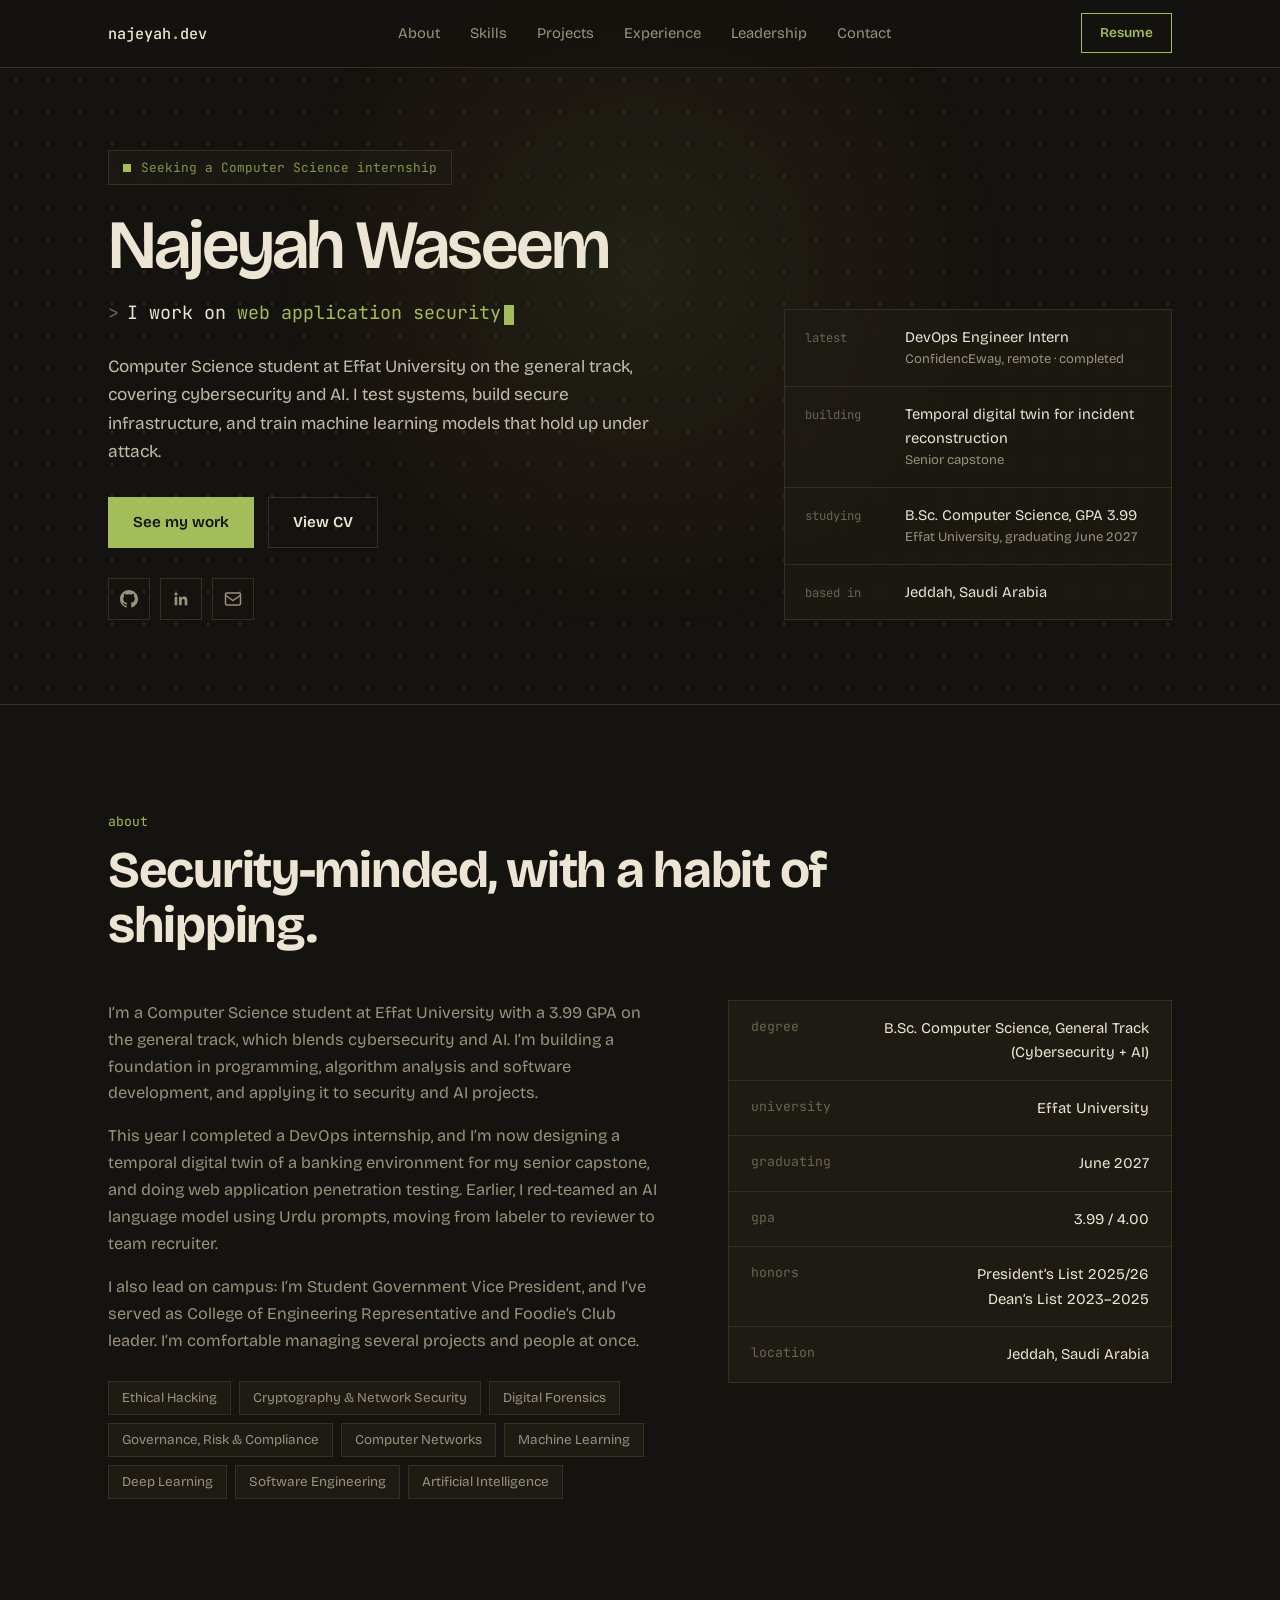
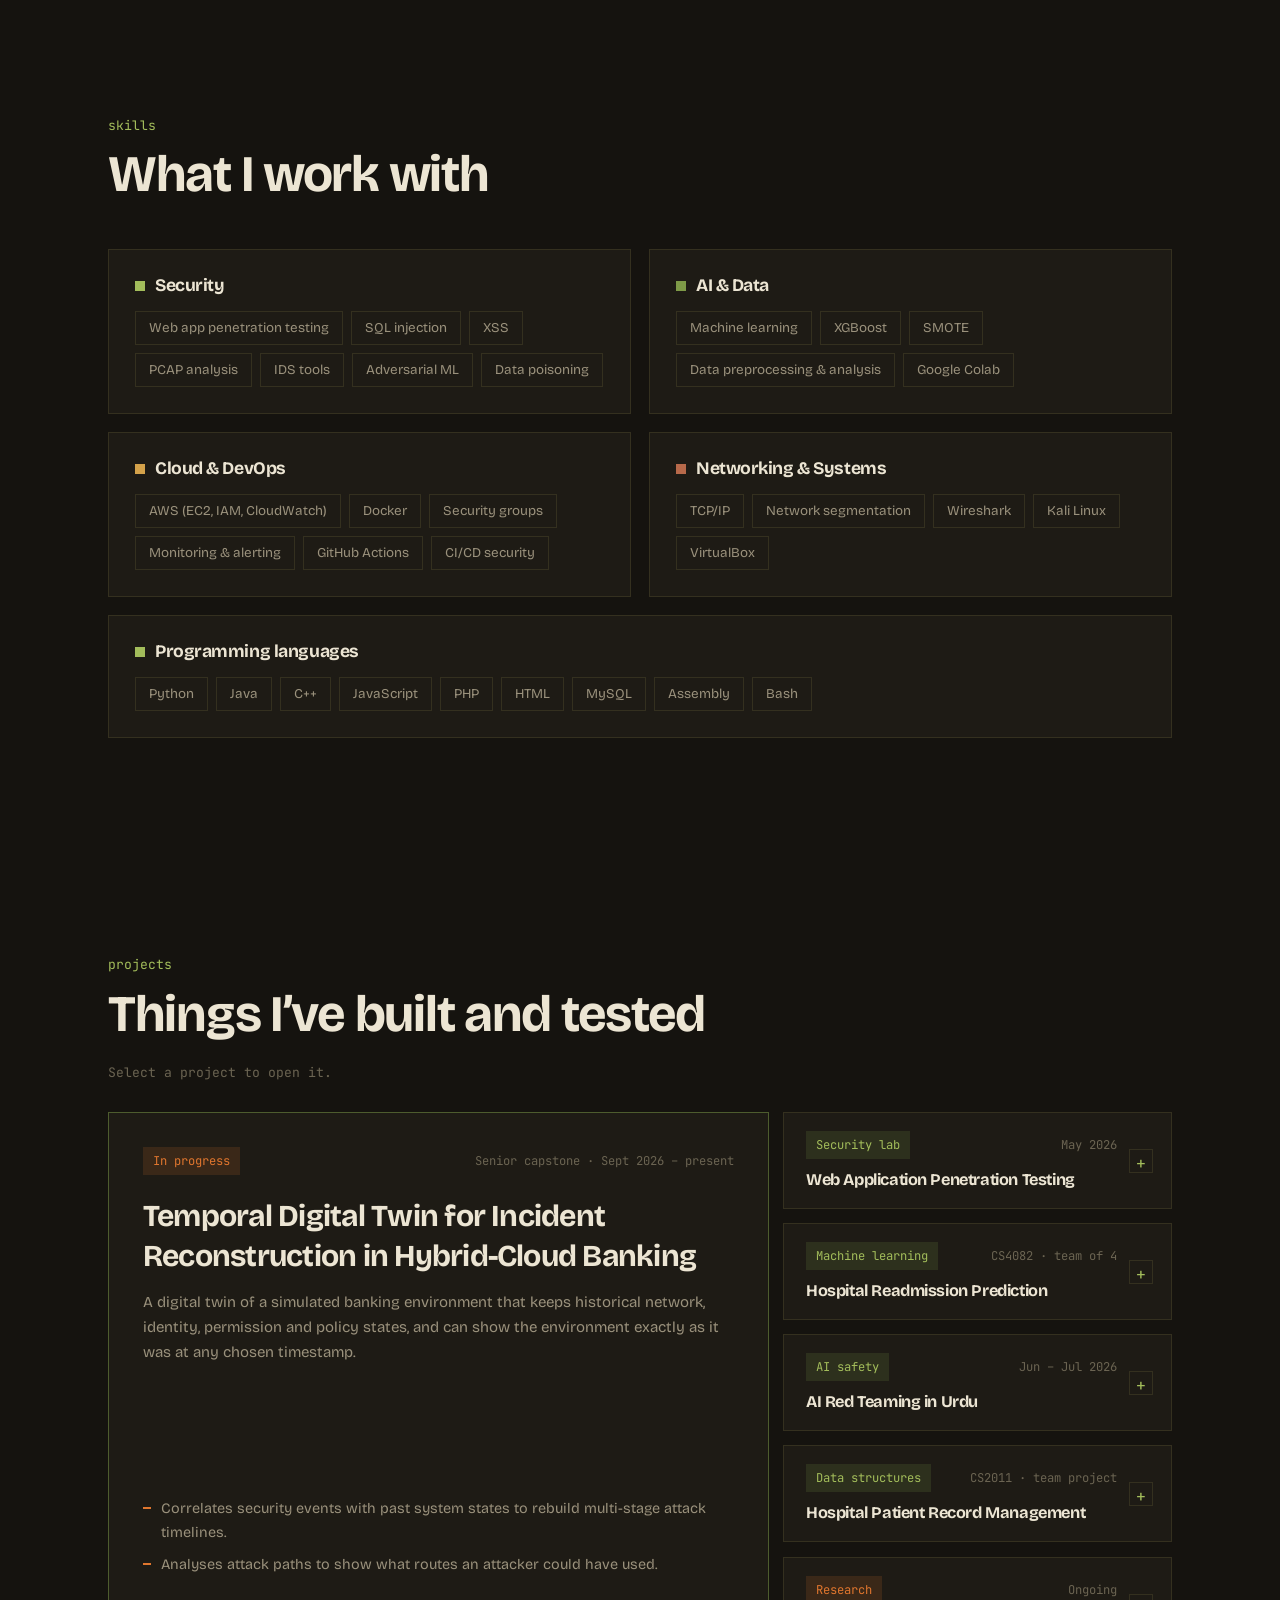
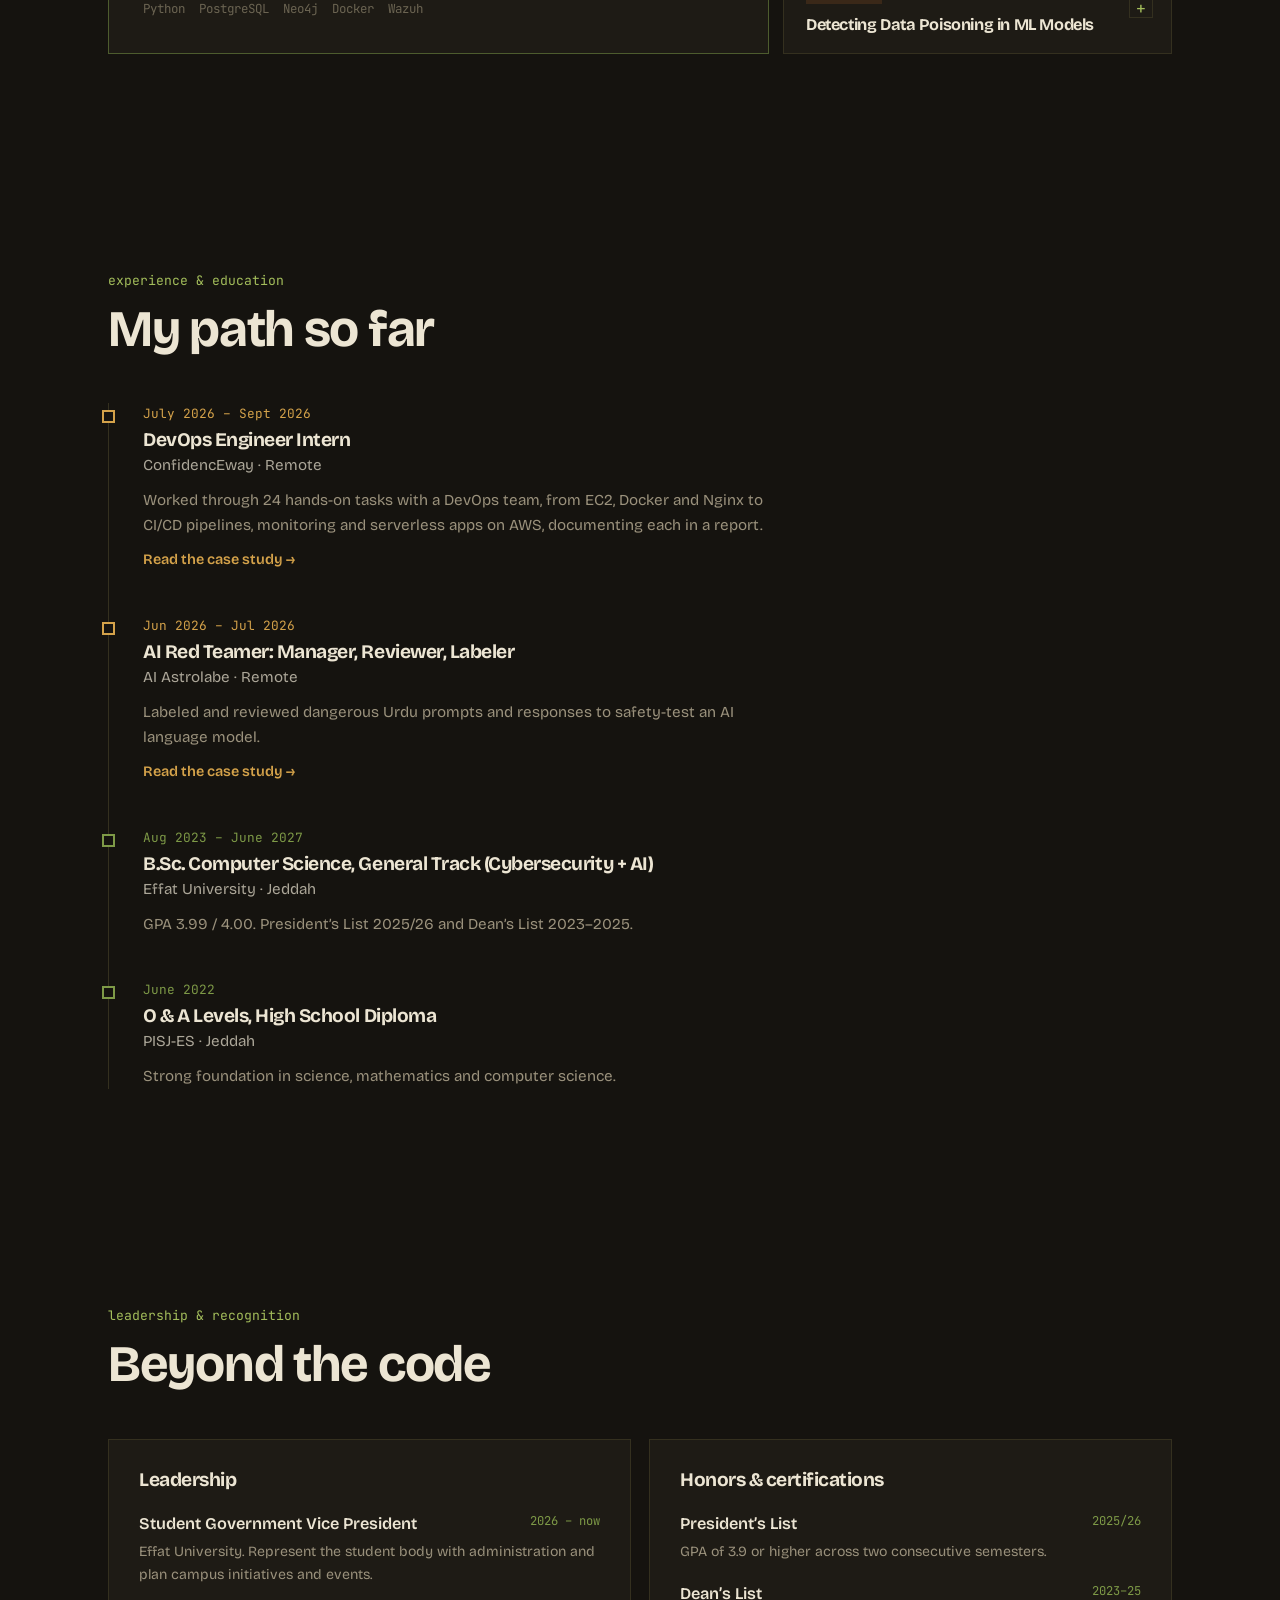
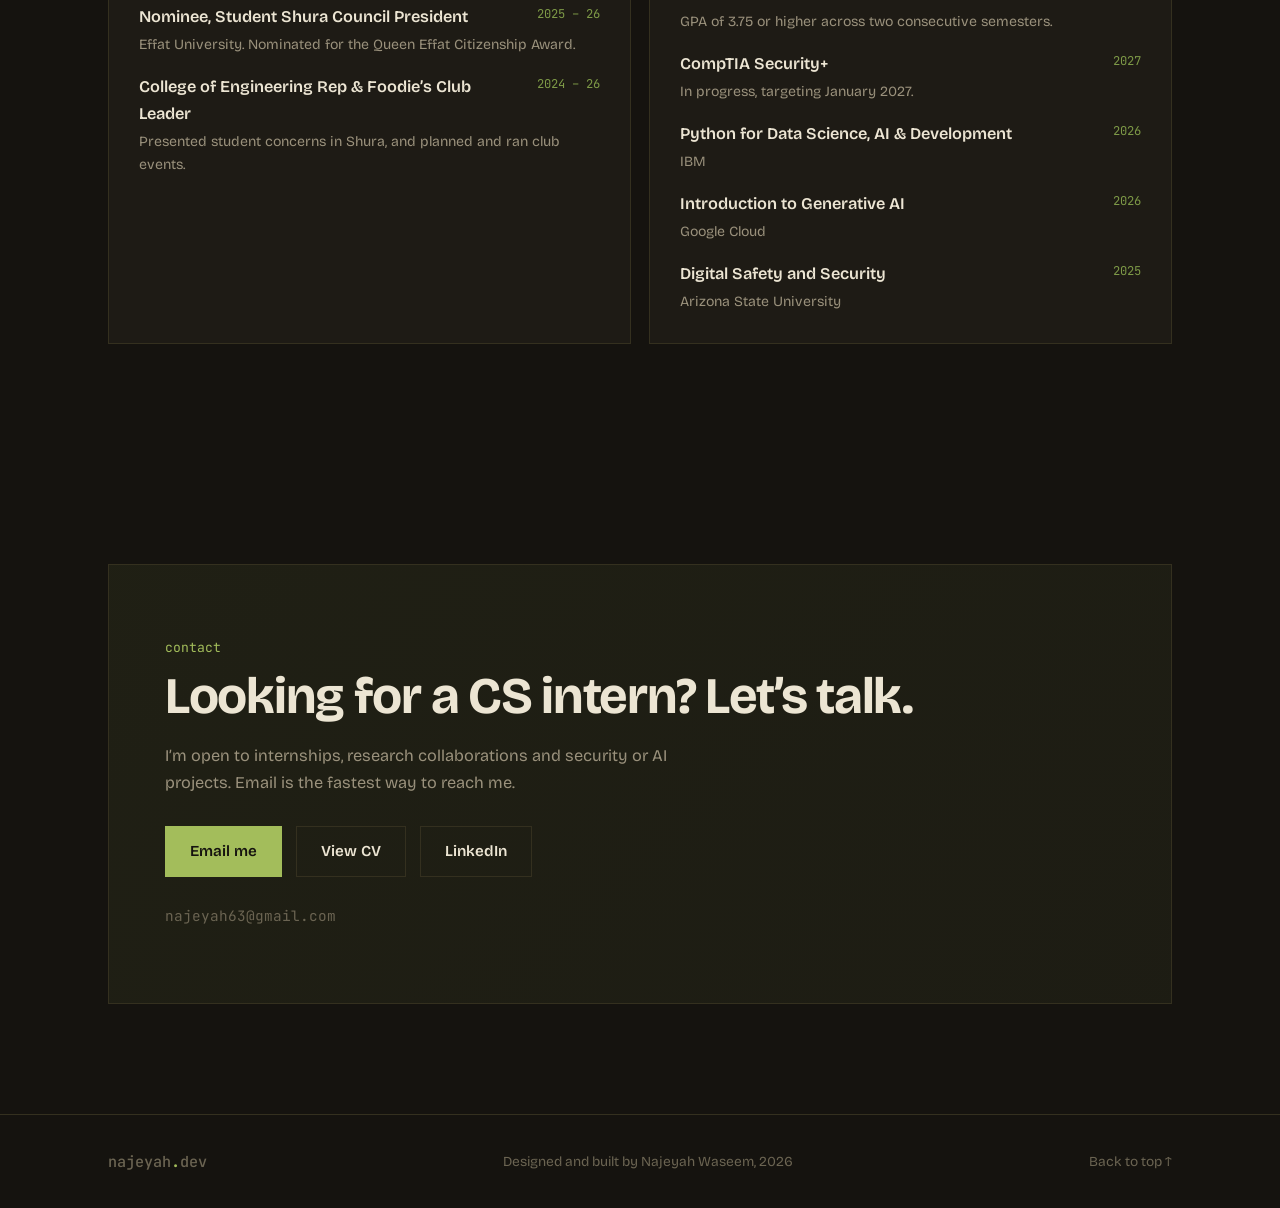
<file: index.html>
<!doctype html>
<html lang="en">
<head>
  <meta charset="UTF-8" />
  <meta name="viewport" content="width=device-width, initial-scale=1.0" />
  <title>Najeyah Waseem — Computer Science Student, Cybersecurity &amp; AI</title>
  <meta name="description" content="Computer Science student at Effat University (general track: cybersecurity and AI) working on security, AI/ML and DevOps. Seeking a CS internship." />
  <link rel="icon" href="favicon.svg" type="image/svg+xml" />
  <link rel="icon" href="favicon.ico" sizes="any" />
  <link rel="apple-touch-icon" href="apple-touch-icon.png" />
  <meta name="theme-color" content="#15130F" />
  <link rel="preconnect" href="https://fonts.googleapis.com" />
  <link rel="preconnect" href="https://fonts.gstatic.com" crossorigin />
  <link href="https://fonts.googleapis.com/css2?family=Bricolage+Grotesque:opsz,wght@12..96,400;12..96,500;12..96,600;12..96,700&family=JetBrains+Mono:wght@400;500&display=swap" rel="stylesheet" />
  <link rel="stylesheet" href="css/style.css" />
  <script src="js/script.js" defer></script>
</head>
<body>
  <div class="cursor-dot"></div><div class="reticle"><i></i><i></i><i></i><i></i></div><div class="glow"></div>

  <nav class="nav" id="nav">
    <div class="wrap">
      <a href="#top" class="brand">najeyah<b>.</b>dev</a>
      <ul class="links">
        <li><a href="#about">About</a></li>
        <li><a href="#skills">Skills</a></li>
        <li><a href="#projects">Projects</a></li>
        <li><a href="#experience">Experience</a></li>
        <li><a href="#leadership">Leadership</a></li>
        <li><a href="#contact">Contact</a></li>
      </ul>
      <button class="btn sm" data-cv>Resume</button>
      <button class="menu-btn" id="menuBtn" aria-label="Toggle menu" aria-expanded="false"><span></span><span></span></button>
    </div>
  </nav>

  <header class="hero" id="top">
    <canvas id="grid" aria-hidden="true"></canvas>
    <div class="wrap hero-grid">
      <div>
        <div class="status"><i></i>Seeking a Computer Science internship</div>
        <h1>Najeyah Waseem</h1>
        <p class="typed-line"><span class="prompt">&gt;</span>I work on <span id="typer">web application security</span><span class="caret"></span></p>
        <p class="lead">Computer Science student at Effat University on the general track, covering cybersecurity and AI. I test systems, build secure infrastructure, and train machine learning models that hold up under attack.</p>
        <div class="cta">
          <a href="#projects" class="btn solid">See my work</a>
          <button class="btn ghost" data-cv>View CV</button>
        </div>
        <div class="socials"><a href="https://github.com/najeyahwaseem05" target="_blank" rel="noopener" aria-label="GitHub"><svg viewBox="0 0 24 24" fill="currentColor"><path d="M12 0C5.37 0 0 5.37 0 12c0 5.3 3.44 9.8 8.2 11.39.6.11.82-.26.82-.58v-2.03c-3.34.73-4.04-1.61-4.04-1.61-.55-1.39-1.34-1.76-1.34-1.76-1.09-.75.08-.73.08-.73 1.2.08 1.84 1.24 1.84 1.24 1.07 1.83 2.8 1.3 3.49 1 .11-.78.42-1.3.76-1.6-2.67-.3-5.47-1.33-5.47-5.93 0-1.31.47-2.38 1.24-3.22-.13-.3-.54-1.52.12-3.17 0 0 1.01-.32 3.3 1.23a11.5 11.5 0 013.01-.4c1.02.01 2.05.14 3.01.4 2.28-1.55 3.29-1.23 3.29-1.23.66 1.65.25 2.87.12 3.17.77.84 1.24 1.91 1.24 3.22 0 4.61-2.81 5.63-5.48 5.92.43.37.81 1.1.81 2.22v3.29c0 .32.22.7.83.58C20.57 21.8 24 17.3 24 12c0-6.63-5.37-12-12-12z"/></svg></a><a href="https://www.linkedin.com/in/najeyah-waseem-cs" target="_blank" rel="noopener" aria-label="LinkedIn"><svg viewBox="0 0 24 24" fill="currentColor"><path d="M20.45 20.45h-3.56v-5.57c0-1.33-.03-3.04-1.85-3.04-1.86 0-2.14 1.45-2.14 2.94v5.67H9.35V9h3.41v1.56h.05c.48-.9 1.64-1.85 3.37-1.85 3.6 0 4.27 2.37 4.27 5.46v6.28zM5.34 7.43a2.06 2.06 0 110-4.12 2.06 2.06 0 010 4.12zM7.12 20.45H3.56V9h3.56v11.45z"/></svg></a><a href="mailto:najeyah63@gmail.com" aria-label="Email"><svg viewBox="0 0 24 24" fill="none" stroke="currentColor" stroke-width="2"><rect x="2" y="4" width="20" height="16" rx="2"/><path d="m22 7-10 7L2 7"/></svg></a></div>
      </div>
      <dl class="spec">
        <div><dt>latest</dt><dd>DevOps Engineer Intern<small>ConfidencEway, remote · completed</small></dd></div>        <div><dt>building</dt><dd>Temporal digital twin for incident reconstruction<small>Senior capstone</small></dd></div>
        <div><dt>studying</dt><dd>B.Sc. Computer Science, GPA 3.99<small>Effat University, graduating June 2027</small></dd></div>
        <div><dt>based in</dt><dd>Jeddah, Saudi Arabia</dd></div>
      </dl>
    </div>
  </header>

  <main>
    <section class="s" id="about"><div class="wrap">
      <h2><small>about</small>Security-minded, with a habit of shipping.</h2>
      <div class="about">
        <div>
          <p>I’m a Computer Science student at Effat University with a 3.99 GPA on the general track, which blends cybersecurity and AI. I’m building a foundation in programming, algorithm analysis and software development, and applying it to security and AI projects.</p>
          <p>This year I completed a DevOps internship, and I’m now designing a temporal digital twin of a banking environment for my senior capstone, and doing web application penetration testing. Earlier, I red-teamed an AI language model using Urdu prompts, moving from labeler to reviewer to team recruiter.</p>
          <p>I also lead on campus: I’m Student Government Vice President, and I’ve served as College of Engineering Representative and Foodie’s Club leader. I’m comfortable managing several projects and people at once.</p>
          <div class="course-list">
            <span class="chip">Ethical Hacking</span><span class="chip">Cryptography &amp; Network Security</span><span class="chip">Digital Forensics</span><span class="chip">Governance, Risk &amp; Compliance</span><span class="chip">Computer Networks</span><span class="chip">Machine Learning</span><span class="chip">Deep Learning</span><span class="chip">Software Engineering</span><span class="chip">Artificial Intelligence</span>
          </div>
        </div>
        <dl class="facts">
          <div><dt>degree</dt><dd>B.Sc. Computer Science, General Track (Cybersecurity + AI)</dd></div>
          <div><dt>university</dt><dd>Effat University</dd></div>
          <div><dt>graduating</dt><dd>June 2027</dd></div>
          <div><dt>gpa</dt><dd>3.99 / 4.00</dd></div>
          <div><dt>honors</dt><dd>President’s List 2025/26<br/>Dean’s List 2023–2025</dd></div>
          <div><dt>location</dt><dd>Jeddah, Saudi Arabia</dd></div>
        </dl>
      </div>
    </div></section>

    <section class="s" id="skills"><div class="wrap">
      <h2><small>skills</small>What I work with</h2>
      <div class="skills">
        <div class="skill-group spot tilt" style="--c:var(--green)"><h3>Security</h3><div class="chips"><span class="chip">Web app penetration testing</span><span class="chip">SQL injection</span><span class="chip">XSS</span><span class="chip">PCAP analysis</span><span class="chip">IDS tools</span><span class="chip">Adversarial ML</span><span class="chip">Data poisoning</span></div></div>
        <div class="skill-group spot tilt" style="--c:var(--moss)"><h3>AI &amp; Data</h3><div class="chips"><span class="chip">Machine learning</span><span class="chip">XGBoost</span><span class="chip">SMOTE</span><span class="chip">Data preprocessing &amp; analysis</span><span class="chip">Google Colab</span></div></div>
        <div class="skill-group spot tilt" style="--c:var(--amber)"><h3>Cloud &amp; DevOps</h3><div class="chips"><span class="chip">AWS (EC2, IAM, CloudWatch)</span><span class="chip">Docker</span><span class="chip">Security groups</span><span class="chip">Monitoring &amp; alerting</span><span class="chip">GitHub Actions</span><span class="chip">CI/CD security</span></div></div>
        <div class="skill-group spot tilt" style="--c:var(--teal)"><h3>Networking &amp; Systems</h3><div class="chips"><span class="chip">TCP/IP</span><span class="chip">Network segmentation</span><span class="chip">Wireshark</span><span class="chip">Kali Linux</span><span class="chip">VirtualBox</span></div></div>
        <div class="skill-group spot tilt" style="--c:var(--green);grid-column:1/-1"><h3>Programming languages</h3><div class="chips"><span class="chip">Python</span><span class="chip">Java</span><span class="chip">C++</span><span class="chip">JavaScript</span><span class="chip">PHP</span><span class="chip">HTML</span><span class="chip">MySQL</span><span class="chip">Assembly</span><span class="chip">Bash</span></div></div>
      </div>
    </div></section>

    <section class="s" id="projects"><div class="wrap">
      <h2><small>projects</small>Things I’ve built and tested</h2>
      <p class="hint">Select a project to open it.</p>
      <div class="projects" id="projects-grid">
        <article class="card spot tilt featured">
          <div class="top"><span class="tag live">In progress</span><span class="date">Senior capstone · Sept 2026 – present</span></div>
          <h3>Temporal Digital Twin for Incident Reconstruction in Hybrid-Cloud Banking</h3>
          <div class="body">
            <p>A digital twin of a simulated banking environment that keeps historical network, identity, permission and policy states, and can show the environment exactly as it was at any chosen timestamp.</p>
            <ul><li>Correlates security events with past system states to rebuild multi-stage attack timelines.</li><li>Analyses attack paths to show what routes an attacker could have used.</li></ul>
            <div class="stack"><span>Python</span><span>PostgreSQL</span><span>Neo4j</span><span>Docker</span><span>Wazuh</span></div>
          </div>
        </article>
        <article class="card spot tilt">
          <div class="top"><span class="tag">Security lab</span><span class="date">May 2026</span></div>
          <h3>Web Application Penetration Testing</h3>
          <div class="body">
            <p>Tested isolated vulnerable apps for SQL injection and XSS, from authentication bypass and database enumeration to reflected and stored XSS, using manual and SQLMap methods.</p>
            <ul><li>Recommended prepared statements, output encoding and CSP.</li></ul>
            <div class="stack"><span>Kali Linux</span><span>Docker</span><span>WebSploit Labs</span><span>SQLMap</span></div>
          </div>
        </article>
        <article class="card spot tilt">
          <div class="top"><span class="tag">Machine learning</span><span class="date">CS4082 · team of 4</span></div>
          <h3>Hospital Readmission Prediction</h3>
          <div class="body">
            <p>Built and compared six models on 71,515 patient encounters from the 130-US-hospitals diabetes dataset, handling class imbalance with SMOTE and threshold tuning.</p>
            <ul><li>Tuned XGBoost performed best: 0.58 recall, 0.72 AUC-ROC.</li><li>Five phases, from literature review to interpretability.</li></ul>
            <div class="stack"><span>Python</span><span>XGBoost</span><span>SMOTE</span><span>Jupyter</span></div>
            <div class="more"><a class="gh" href="https://github.com/najeyahwaseem05/CS4082_Machine_Learning_Project" target="_blank" rel="noopener" aria-label="GitHub repository"><svg viewBox="0 0 24 24" fill="currentColor"><path d="M12 0C5.37 0 0 5.37 0 12c0 5.3 3.44 9.8 8.2 11.39.6.11.82-.26.82-.58v-2.03c-3.34.73-4.04-1.61-4.04-1.61-.55-1.39-1.34-1.76-1.34-1.76-1.09-.75.08-.73.08-.73 1.2.08 1.84 1.24 1.84 1.24 1.07 1.83 2.8 1.3 3.49 1 .11-.78.42-1.3.76-1.6-2.67-.3-5.47-1.33-5.47-5.93 0-1.31.47-2.38 1.24-3.22-.13-.3-.54-1.52.12-3.17 0 0 1.01-.32 3.3 1.23a11.5 11.5 0 013.01-.4c1.02.01 2.05.14 3.01.4 2.28-1.55 3.29-1.23 3.29-1.23.66 1.65.25 2.87.12 3.17.77.84 1.24 1.91 1.24 3.22 0 4.61-2.81 5.63-5.48 5.92.43.37.81 1.1.81 2.22v3.29c0 .32.22.7.83.58C20.57 21.8 24 17.3 24 12c0-6.63-5.37-12-12-12z"/></svg></a></div>
          </div>
        </article>
        <article class="card spot tilt">
          <div class="top"><span class="tag">AI safety</span><span class="date">Jun – Jul 2026</span></div>
          <h3>AI Red Teaming in Urdu</h3>
          <div class="body">
            <p>Safety-tested an AI language model with adversarial Urdu prompts, escalating strategies when the model held. Promoted from labeler to reviewer, and recruited new labelers.</p>
            <div class="stack"><span>AWS</span><span>Adversarial prompting</span><span>Data QA</span></div>
            <div class="more"><a href="astrolabe_internship.html">Read the case study →</a></div>
          </div>
        </article>
        <article class="card spot tilt">
          <div class="top"><span class="tag">Data structures</span><span class="date">CS2011 · team project</span></div>
          <h3>Hospital Patient Record Management</h3>
          <div class="body">
            <p>A C++ console system that manages patient records with a linked list, an emergency room queue, and a treatment-history stack with undo.</p>
            <ul><li>Add, search, update and delete patient records.</li></ul>
            <div class="stack"><span>C++</span><span>Linked list</span><span>Queue</span><span>Stack</span></div>
            <div class="more"><a class="gh" href="https://github.com/saraimran-dev/Data-Structures-and-Algorithms-CS2011" target="_blank" rel="noopener" aria-label="GitHub repository"><svg viewBox="0 0 24 24" fill="currentColor"><path d="M12 0C5.37 0 0 5.37 0 12c0 5.3 3.44 9.8 8.2 11.39.6.11.82-.26.82-.58v-2.03c-3.34.73-4.04-1.61-4.04-1.61-.55-1.39-1.34-1.76-1.34-1.76-1.09-.75.08-.73.08-.73 1.2.08 1.84 1.24 1.84 1.24 1.07 1.83 2.8 1.3 3.49 1 .11-.78.42-1.3.76-1.6-2.67-.3-5.47-1.33-5.47-5.93 0-1.31.47-2.38 1.24-3.22-.13-.3-.54-1.52.12-3.17 0 0 1.01-.32 3.3 1.23a11.5 11.5 0 013.01-.4c1.02.01 2.05.14 3.01.4 2.28-1.55 3.29-1.23 3.29-1.23.66 1.65.25 2.87.12 3.17.77.84 1.24 1.91 1.24 3.22 0 4.61-2.81 5.63-5.48 5.92.43.37.81 1.1.81 2.22v3.29c0 .32.22.7.83.58C20.57 21.8 24 17.3 24 12c0-6.63-5.37-12-12-12z"/></svg></a></div>
          </div>
        </article>
        <article class="card spot tilt">
          <div class="top"><span class="tag live">Research</span><span class="date">Ongoing</span></div>
          <h3>Detecting Data Poisoning in ML Models</h3>
          <div class="body">
            <p>Early-stage research on how data poisoning attacks work and how to defend against them. The literature review of attack strategies and defenses is complete.</p>
            <div class="stack"><span>Adversarial ML</span><span>Research</span></div>
          </div>
        </article>
      </div>
    </div></section>

    <section class="s" id="experience"><div class="wrap">
      <h2><small>experience &amp; education</small>My path so far</h2>
      <div class="timeline">
        <div class="t-item" style="--c:var(--amber)"><div class="t-date">July 2026 – Sept 2026</div><h3>DevOps Engineer Intern</h3><div class="org">ConfidencEway · Remote</div><p>Worked through 24 hands-on tasks with a DevOps team, from EC2, Docker and Nginx to CI/CD pipelines, monitoring and serverless apps on AWS, documenting each in a report.</p><a class="inline" href="devops_internship.html">Read the case study →</a></div>        <div class="t-item" style="--c:var(--amber)"><div class="t-date">Jun 2026 – Jul 2026</div><h3>AI Red Teamer: Manager, Reviewer, Labeler</h3><div class="org">AI Astrolabe · Remote</div><p>Labeled and reviewed dangerous Urdu prompts and responses to safety-test an AI language model.</p><a class="inline" href="astrolabe_internship.html">Read the case study →</a></div>
        <div class="t-item" style="--c:var(--moss)"><div class="t-date">Aug 2023 – June 2027</div><h3>B.Sc. Computer Science, General Track (Cybersecurity + AI)</h3><div class="org">Effat University · Jeddah</div><p>GPA 3.99 / 4.00. President’s List 2025/26 and Dean’s List 2023–2025.</p></div>
        <div class="t-item" style="--c:var(--moss)"><div class="t-date">June 2022</div><h3>O &amp; A Levels, High School Diploma</h3><div class="org">PISJ-ES · Jeddah</div><p>Strong foundation in science, mathematics and computer science.</p></div>
      </div>
    </div></section>

    <section class="s" id="leadership"><div class="wrap">
      <h2><small>leadership &amp; recognition</small>Beyond the code</h2>
      <div class="two">
        <div class="panel spot tilt">
          <h3>Leadership</h3>
          <ul class="rows">
            <li><em>2026 – now</em><strong>Student Government Vice President</strong><span>Effat University. Represent the student body with administration and plan campus initiatives and events.</span></li>
            <li><em>2025 – 26</em><strong>Nominee, Student Shura Council President</strong><span>Effat University. Nominated for the Queen Effat Citizenship Award.</span></li>
            <li><em>2024 – 26</em><strong>College of Engineering Rep &amp; Foodie’s Club Leader</strong><span>Presented student concerns in Shura, and planned and ran club events.</span></li>
          </ul>
        </div>
        <div class="panel spot tilt">
          <h3>Honors &amp; certifications</h3>
          <ul class="rows">
            <li><em>2025/26</em><strong>President’s List</strong><span>GPA of 3.9 or higher across two consecutive semesters.</span></li>
            <li><em>2023–25</em><strong>Dean’s List</strong><span>GPA of 3.75 or higher across two consecutive semesters.</span></li>
            <li><em>2027</em><strong>CompTIA Security+</strong><span>In progress, targeting January 2027.</span></li>
            <li><em>2026</em><strong>Python for Data Science, AI &amp; Development</strong><span>IBM</span></li>
            <li><em>2026</em><strong>Introduction to Generative AI</strong><span>Google Cloud</span></li>
            <li><em>2025</em><strong>Digital Safety and Security</strong><span>Arizona State University</span></li>
          </ul>
        </div>
      </div>
    </div></section>

    <section class="s" id="contact"><div class="wrap">
      <div class="contact spot">
        <h2><small>contact</small>Looking for a CS intern? Let’s talk.</h2>
        <p>I’m open to internships, research collaborations and security or AI projects. Email is the fastest way to reach me.</p>
        <div class="cta" style="margin:0">
          <a href="mailto:najeyah63@gmail.com" class="btn solid">Email me</a>
          <button class="btn ghost" data-cv>View CV</button>
          <a href="https://www.linkedin.com/in/najeyah-waseem-cs" target="_blank" rel="noopener" class="btn ghost">LinkedIn</a>
        </div>
        <div class="mail">najeyah63@gmail.com</div>
      </div>
    </div></section>
  </main>

  <footer><div class="wrap"><span class="brand">najeyah<b>.</b>dev</span><span>Designed and built by Najeyah Waseem, 2026</span><button id="toTop">Back to top ↑</button></div></footer>

  <div class="cv-overlay" id="cvModal" role="dialog" aria-modal="true" aria-labelledby="cvTitle" aria-hidden="true">
    <div class="cv-sheet">
      <div class="cv-bar">
        <span class="mono" id="cvTitle">Najeyah_Waseem_CV</span>
        <div class="cv-actions">
          <a class="btn solid" href="Najeyah_Waseem_CV_Updated.pdf" download>Download PDF</a>
          <button class="cv-close" id="cvClose" aria-label="Close CV">×</button>
        </div>
      </div>
      <div class="cv-body">
        <h2>Najeyah Waseem</h2>
        <p class="cv-role">Computer Science Student | Cybersecurity, AI &amp; Machine Learning, DevOps, Software Engineering</p>
        <p class="cv-contact">Jeddah, Saudi Arabia · najeyah63@gmail.com · linkedin.com/in/najeyah-waseem-cs · najeyahwaseem05.github.io</p>

        <h3>Summary</h3>
        <p>Computer Science student at Effat University (GPA 3.99/4.00) with a strong foundation in programming, algorithm analysis and software development, and hands-on experience building cybersecurity and AI projects. Able to lead teams and manage multiple projects at once. Actively seeking a Computer Science internship.</p>

        <h3>Education &amp; Honors</h3>
        <div class="cv-row"><div class="cv-date">Jun 2027</div><div><h4>B.Sc. Computer Science, General Track (Cybersecurity + AI)</h4><div class=cv-sub>Effat University, Jeddah · GPA 3.99 / 4.00</div><ul><li>President’s List (2025/2026): GPA of 3.9 or higher across two consecutive semesters.</li><li>Dean’s List (2023–2025): GPA of 3.75 or higher across two consecutive semesters.</li><li>Coursework: Governance Risk and Compliance, Computer Networks, Ethical Hacking, Cryptography and Network Security, Digital Forensics, Machine Learning, Deep Learning, Software Engineering, Artificial Intelligence.</li></ul></div></div>

        <h3>Experience</h3>
        <div class="cv-row"><div class="cv-date">July 2026 – Sept 2026</div><div><h4>DevOps Engineer Intern</h4><div class=cv-sub>ConfidencEway (Remote)</div><ul><li>Assisted with CI/CD pipelines, cloud infrastructure, automation, monitoring and troubleshooting to support reliable deployments and improve operational efficiency.</li></ul></div></div>
        <div class="cv-row"><div class="cv-date">Jun – Jul 2026</div><div><h4>AI Red Teamer (Manager, Reviewer, Labeler)</h4><div class=cv-sub>AI Astrolabe (Remote)</div><ul><li>Labeled and reviewed dangerous Urdu prompts and responses to safety-test an AI language model.</li></ul></div></div>

        <h3>Projects</h3>
        <div class="cv-row"><div class="cv-date">Sept 2026 – Present</div><div><h4>Temporal Digital Twin for Incident Reconstruction in Hybrid-Cloud Banking</h4><div class=cv-sub>Senior capstone · Python, PostgreSQL, Neo4j, Docker, Wazuh</div><ul><li>Designing a temporal digital twin of a simulated hybrid-cloud banking environment that stores historical network, identity, permission and policy states and retrieves the environment as it existed at a chosen timestamp.</li><li>Developing an incident reconstruction and attack-path analysis approach that correlates security events with historical system states to rebuild multi-stage attack timelines and identify the paths an attacker could have used.</li></ul></div></div>
        <div class="cv-row"><div class="cv-date">May 2026</div><div><h4>Web Application Penetration Testing</h4><div class=cv-sub>Kali Linux, Docker, WebSploit Labs, SQLMap</div><ul><li>Tested isolated vulnerable web apps for SQL injection and XSS, covering authentication bypass, database enumeration, and reflected and stored XSS, using manual and SQLMap-based methods.</li><li>Recommended remediation: prepared statements, output encoding and CSP.</li></ul></div></div>
        <div class="cv-row"><div class="cv-date">May 2026</div><div><h4>Hospital Readmission Prediction</h4><div class=cv-sub>Python, XGBoost, SMOTE</div><ul><li>Built and compared six models on 71,515 patient encounters, using SMOTE and threshold tuning for class imbalance. Tuned XGBoost performed best (0.58 recall, 0.72 AUC-ROC).</li></ul></div></div>

        <h3>Technical Skills</h3>
        <dl class="cv-skills">
          <dt>Security</dt><dd>Web application penetration testing, SQL injection, XSS, PCAP analysis, IDS tools, adversarial ML / data poisoning</dd>
          <dt>AI &amp; Data</dt><dd>Machine learning, XGBoost, SMOTE, data preprocessing and analysis, Google Colab</dd>
          <dt>Cloud &amp; DevOps</dt><dd>AWS (EC2, IAM, CloudWatch), Docker, security groups, monitoring and alerting, GitHub Actions, CI/CD security</dd>
          <dt>Networking &amp; Systems</dt><dd>TCP/IP, network segmentation, Wireshark, Kali Linux, VirtualBox</dd>
          <dt>Languages</dt><dd>Python, Java, C++, JavaScript, PHP, HTML, MySQL, Assembly, Bash</dd>
        </dl>

        <h3>Certifications</h3>
        <div class="cv-row"><div class="cv-date">2027</div><div><h4>CompTIA Security+</h4><div class=cv-sub>In progress, targeting January 2027</div></div></div>
        <div class="cv-row"><div class="cv-date">2026</div><div><h4>Python for Data Science, AI &amp; Development</h4><div class=cv-sub>IBM</div></div></div>
        <div class="cv-row"><div class="cv-date">2026</div><div><h4>Introduction to Generative AI</h4><div class=cv-sub>Google Cloud</div></div></div>
        <div class="cv-row"><div class="cv-date">2025</div><div><h4>Digital Safety and Security</h4><div class=cv-sub>Arizona State University</div></div></div>

        <h3>Leadership &amp; Activities</h3>
        <div class="cv-row"><div class="cv-date">2026 – Present</div><div><h4>Student Government Vice President</h4><div class=cv-sub>Effat University</div><ul><li>Represent the student body in coordination with university administration, and help plan and run campus initiatives and events.</li></ul></div></div>
        <div class="cv-row"><div class="cv-date">2025 – 2026</div><div><h4>Nominee, Student Shura Council President</h4><div class=cv-sub>Effat University</div><ul><li>Nominated for the Queen Effat Citizenship Award to serve as Student Shura President and student-body representative.</li></ul></div></div>
        <div class="cv-row"><div class="cv-date">2024 – 2026</div><div><h4>College of Engineering Representative; Foodie’s Club Leader</h4><div class=cv-sub>Effat University</div><ul><li>Represented the college in Student Shura, presenting student concerns. Planned and executed events as club leader.</li></ul></div></div>
      </div>
    </div>
  </div>
</body>
</html>
</file>
<file: css/style.css>
/* Najeyah Waseem — portfolio. Dark earthy theme. */
:root{
  --bg:#15130F; --surface:#1E1B15; --surface-2:#26221A; --line:#34301F;
  --ink:#ECE5D3; --muted:#9A917C; --dim:#6B6452;
  --orange:#E0762E; --moss:#7E9A47; --green:#A3BD5B; --amber:#D4A24A; --teal:#B7694A;
  --r:0; --max:1120px;
  --sans:'Bricolage Grotesque',system-ui,sans-serif; --mono:'JetBrains Mono',ui-monospace,monospace;
}
*,*::before,*::after{margin:0;padding:0;box-sizing:border-box}
html{scroll-behavior:smooth;scroll-padding-top:84px}
body{font-family:var(--sans);background:var(--bg);color:var(--ink);line-height:1.65;font-size:1.02rem;-webkit-font-smoothing:antialiased;overflow-x:hidden}
a{color:inherit;text-decoration:none}
img{display:block;max-width:100%}
button{font:inherit;color:inherit;background:none;border:0;cursor:pointer}
:focus-visible{outline:2px solid var(--green);outline-offset:3px;border-radius:0}
::selection{background:var(--green);color:#15130F}
h1,h2,h3{font-weight:700;line-height:1.08;letter-spacing:-.025em}
p{color:var(--muted)}
.mono{font-family:var(--mono)}
.wrap{max-width:var(--max);margin:0 auto;padding:0 28px}

/* pointer: square dot + targeting reticle that locks onto what you point at */
.cursor-dot,.reticle{position:fixed;top:0;left:0;pointer-events:none;opacity:0;transition:opacity .25s}
.cursor-dot{z-index:10001;width:6px;height:6px;margin:-3px 0 0 -3px;background:var(--ink);box-shadow:0 0 10px rgba(160,185,92,.9)}
.reticle{z-index:10000;width:28px;height:28px}
.reticle i{position:absolute;width:10px;height:10px;border:2px solid var(--green);box-shadow:0 0 8px rgba(160,185,92,.55);transition:border-color .25s,box-shadow .25s}
.reticle i:nth-child(1){top:0;left:0;border-right:0;border-bottom:0}
.reticle i:nth-child(2){top:0;right:0;border-left:0;border-bottom:0}
.reticle i:nth-child(3){bottom:0;right:0;border-left:0;border-top:0}
.reticle i:nth-child(4){bottom:0;left:0;border-right:0;border-top:0}
.reticle.locked i{border-color:var(--orange);box-shadow:0 0 8px rgba(224,118,46,.55)}
body.has-cursor .cursor-dot,body.has-cursor .reticle{opacity:1}
@media (hover:hover) and (pointer:fine){body.has-cursor,body.has-cursor a,body.has-cursor button,body.has-cursor .card{cursor:none}}
.glow{position:fixed;inset:0;pointer-events:none;z-index:0;background:radial-gradient(520px circle at var(--gx,50%) var(--gy,30%),rgba(160,185,92,.09),rgba(224,118,46,.03) 45%,transparent 70%)}

/* nav */
.nav{position:fixed;inset:0 0 auto 0;z-index:100;height:68px;display:flex;align-items:center;background:rgba(21,19,15,.78);backdrop-filter:blur(14px);border-bottom:1px solid var(--line)}
.nav .wrap{display:flex;align-items:center;justify-content:space-between;width:100%}
.brand{font-family:var(--mono);font-size:.95rem;font-weight:500}
.brand b{color:var(--green)}
.links{display:flex;gap:30px;list-style:none}
.links a{font-size:.92rem;color:var(--muted);transition:color .2s}
.links a:hover,.links a.active{color:var(--ink)}
.menu-btn{display:none;width:40px;height:40px;flex-direction:column;gap:5px;align-items:center;justify-content:center}
.menu-btn span{width:22px;height:2px;background:var(--ink);transition:.25s}

.btn{display:inline-flex;align-items:center;gap:10px;padding:12px 24px;border-radius:0;font-weight:600;font-size:.95rem;border:1.5px solid var(--line);transition:background .25s,color .25s,border-color .25s;will-change:transform}
.btn.solid{background:var(--green);border-color:var(--green);color:#15130F}
.btn.solid:hover{background:var(--amber);border-color:var(--amber)}
.btn.ghost:hover{border-color:var(--moss);color:var(--moss)}
.btn.sm{padding:8px 18px;font-size:.85rem;border-color:var(--green);color:var(--green)}
.btn.sm:hover{background:var(--green);color:#15130F}

/* hero */
.hero{position:relative;padding:150px 0 84px;overflow:hidden;border-bottom:1px solid var(--line)}
#grid{position:absolute;inset:0;width:100%;height:100%;z-index:0}
.hero .wrap{position:relative;z-index:1}
.hero-grid{display:grid;grid-template-columns:minmax(0,1.6fr) minmax(0,1fr);gap:56px;align-items:end}
.status{display:inline-flex;align-items:center;gap:10px;font-family:var(--mono);font-size:.8rem;color:var(--moss);padding:6px 14px;border:1px solid var(--line);background:rgba(30,27,21,.7)}
.status i{width:8px;height:8px;background:var(--green);animation:ping 2.2s infinite}
@keyframes ping{70%{box-shadow:0 0 0 9px rgba(160,185,92,0)}0%{box-shadow:0 0 0 0 rgba(160,185,92,.55)}100%{box-shadow:0 0 0 0 rgba(160,185,92,0)}}
.hero h1{font-size:clamp(2.5rem,5.4vw,4.4rem);font-weight:600;letter-spacing:-.04em;margin:24px 0 14px;animation:rise .8s cubic-bezier(.16,1,.3,1) both}
@keyframes rise{from{opacity:0;transform:translateY(16px)}to{opacity:1;transform:none}}
.typed-line{font-family:var(--mono);font-size:clamp(.95rem,1.6vw,1.15rem);color:var(--ink);margin-bottom:22px;min-height:1.8em}
.typed-line .prompt{color:var(--dim);margin-right:8px}
#typer{color:var(--green)}
.caret{display:inline-block;width:.55em;height:1.1em;background:var(--green);vertical-align:text-bottom;margin-left:3px;animation:blink 1s steps(1) infinite}
@keyframes blink{50%{opacity:0}}
.hero .lead{font-size:1.08rem;max-width:560px;color:var(--ink);opacity:.8}
.cta{display:flex;gap:14px;flex-wrap:wrap;margin:30px 0 30px}
.socials{display:flex;gap:10px}
.socials a{width:42px;height:42px;border:1px solid var(--line);display:grid;place-items:center;color:var(--muted);transition:.25s}
.socials a:hover{color:var(--green);border-color:var(--green)}
.socials svg{width:18px;height:18px}
.spec{border:1px solid var(--line);background:rgba(30,27,21,.74);backdrop-filter:blur(6px)}
.spec div{display:grid;grid-template-columns:86px 1fr;gap:14px;padding:15px 20px;border-bottom:1px solid var(--line);font-size:.92rem}
.spec div:last-child{border:0}
.spec dt{font-family:var(--mono);font-size:.76rem;color:var(--dim);padding-top:3px}
.spec dd small{display:block;color:var(--muted);font-size:.82rem}

/* sections */
section.s{padding:110px 0;position:relative;z-index:1}
.s h2{font-size:clamp(2rem,4.4vw,3.2rem);margin-bottom:46px;max-width:760px}
.s h2 small{display:block;font-family:var(--mono);font-size:.82rem;font-weight:400;letter-spacing:0;color:var(--green);margin-bottom:14px}

/* about */
.about{display:grid;grid-template-columns:1.25fr 1fr;gap:64px;align-items:start}
.about p+p{margin-top:16px}
.facts{background:var(--surface);border:1px solid var(--line);border-radius:0;overflow:hidden}
.facts div{display:flex;justify-content:space-between;gap:20px;padding:15px 22px;border-bottom:1px solid var(--line);font-size:.93rem}
.facts div:last-child{border:0}
.facts dt{color:var(--dim);font-family:var(--mono);font-size:.82rem}
.facts dd{text-align:right}
.course-list{margin-top:26px;display:flex;flex-wrap:wrap;gap:8px}

/* chips */
.chip{display:inline-block;padding:5px 13px;border:1px solid var(--line);border-radius:0;font-size:.84rem;color:var(--muted);background:var(--surface);transition:.2s}
.chip:hover{border-color:var(--moss);color:var(--ink)}

/* skills */
.skills{display:grid;grid-template-columns:repeat(2,1fr);gap:18px}
.skill-group{padding:26px;border:1px solid var(--line);border-radius:0;background:var(--surface)}
.skill-group h3{font-size:1.1rem;margin-bottom:16px;display:flex;align-items:center;gap:10px}
.skill-group h3::before{content:'';width:10px;height:10px;border-radius:0;background:var(--c,var(--green))}
.skill-group .chips{display:flex;flex-wrap:wrap;gap:8px}

/* spotlight cards */
.spot{position:relative;overflow:hidden}
.spot::before{content:'';position:absolute;inset:0;background:radial-gradient(340px circle at var(--mx,50%) var(--my,50%),rgba(160,185,92,.14),transparent 65%);opacity:0;transition:opacity .3s;pointer-events:none}
.spot:hover::before{opacity:1}
.spot:hover{border-color:#4a4328}

/* cards */
.card{display:flex;flex-direction:column;padding:28px;border:1px solid var(--line);background:var(--surface);transition:border-color .3s}
.card .top{display:flex;justify-content:space-between;align-items:center;gap:12px;margin-bottom:22px}
.tag{font-family:var(--mono);font-size:.76rem;padding:4px 10px;background:rgba(126,154,71,.16);color:var(--green)}
.tag.live{background:rgba(224,118,46,.14);color:var(--orange)}
.card .date{font-family:var(--mono);font-size:.76rem;color:var(--dim)}
.card h3{font-size:1.28rem;margin-bottom:12px}
.card p{font-size:.94rem;flex:1}
.card ul{list-style:none;margin-top:12px;display:grid;gap:8px}
.card li{font-size:.9rem;color:var(--muted);padding-left:18px;position:relative}
.card li::before{content:'';position:absolute;left:0;top:.7em;width:8px;height:2px;background:var(--orange)}
.stack{margin-top:22px;display:flex;flex-wrap:wrap;gap:6px 14px;font-family:var(--mono);font-size:.78rem;color:var(--dim)}
.card .more{display:flex;gap:18px;flex-wrap:wrap;margin-top:22px;padding-top:18px;border-top:1px solid var(--line)}
.more a{font-size:.88rem;font-weight:600;color:var(--amber);transition:color .2s}
.more a:hover{color:var(--green)}

/* tilt: cards lean toward the pointer */
.tilt{transform:perspective(900px) rotateX(var(--ry,0deg)) rotateY(var(--rx,0deg));transition:transform .45s cubic-bezier(.22,1,.36,1),border-color .3s;will-change:transform}
.tilt.moving{transition:transform .08s linear,border-color .3s}

/* projects: click a card to make it the large one */
.hint{margin:-26px 0 28px;font-family:var(--mono);font-size:.82rem;color:var(--dim)}
.projects{display:grid;grid-template-columns:minmax(0,1.7fr) minmax(0,1fr);grid-template-rows:repeat(5,auto);gap:14px}
.projects .card{grid-column:2;padding:18px 54px 18px 22px;position:relative;overflow:hidden;justify-content:center}
.projects .card .top{margin-bottom:10px}
.projects .card h3{font-size:1.02rem;line-height:1.3;margin:0}
.projects .card .body{display:none}
.projects .card:not(.featured){cursor:pointer}
.projects .card:not(.featured):hover{border-color:var(--green)}
.projects .card:not(.featured)::after{content:'+';position:absolute;right:18px;top:50%;margin-top:-12px;width:24px;height:24px;display:grid;place-items:center;border:1px solid var(--line);font-family:var(--mono);color:var(--green);transition:.25s}
.projects .card:not(.featured):hover::after{background:var(--green);color:#15130F;border-color:var(--green)}
.projects .card.featured{grid-column:1;grid-row:1/span 5;padding:34px;border-color:#4d5c2e;justify-content:flex-start}
.projects .card.featured .top{margin-bottom:22px}
.projects .card.featured .body p{flex:none}
.projects .card.featured .more{margin-top:auto}
.projects .card.featured .stack{margin-top:22px}
.projects .card.featured h3{font-size:clamp(1.4rem,2.4vw,1.9rem);margin-bottom:14px}
.projects .card.featured .body{display:flex;flex-direction:column;flex:1;animation:bodyIn .55s .2s cubic-bezier(.22,1,.36,1) both}
@keyframes bodyIn{from{opacity:0;transform:translateY(10px)}}
::view-transition-group(*){animation-duration:.6s;animation-timing-function:cubic-bezier(.22,1,.36,1)}

/* timeline */
.timeline{position:relative;max-width:820px;padding-left:34px;border-left:1px solid var(--line)}
.t-item{position:relative;padding-bottom:42px}
.t-item:last-child{padding-bottom:0}
.t-item::before{content:'';position:absolute;left:-41px;top:7px;width:13px;height:13px;border-radius:0;background:var(--bg);border:2px solid var(--c,var(--green))}
.t-item.now::before{background:var(--orange);box-shadow:0 0 0 5px rgba(224,118,46,.2)}
.t-date{font-family:var(--mono);font-size:.8rem;color:var(--c,var(--green));margin-bottom:6px}
.t-item h3{font-size:1.2rem}
.t-item .org{color:var(--ink);opacity:.7;margin:2px 0 10px;font-size:.95rem}
.t-item p{font-size:.95rem;max-width:640px}
.t-item a.inline{display:inline-block;margin-top:10px;color:var(--amber);font-weight:600;font-size:.9rem}
.t-item a.inline:hover{color:var(--green)}

/* honors */
.two{display:grid;grid-template-columns:1fr 1fr;gap:18px}
.panel{padding:30px;border:1px solid var(--line);border-radius:0;background:var(--surface)}
.panel h3{font-size:1.2rem;margin-bottom:20px}
.rows{list-style:none;display:grid;gap:18px}
.rows li strong{display:block;font-weight:600}
.rows li span{font-size:.88rem;color:var(--muted);display:block;margin-top:2px}
.rows li em{font-style:normal;font-family:var(--mono);font-size:.76rem;color:var(--moss);float:right;margin-left:12px}

/* contact */
.contact{padding:76px 56px;border:1px solid var(--line);border-radius:0;background:linear-gradient(135deg,rgba(160,185,92,.08),rgba(143,160,90,.07));text-align:left}
.contact h2{margin-bottom:18px}
.contact p{max-width:520px;margin-bottom:30px}
.contact .mail{margin-top:26px;font-family:var(--mono);font-size:.9rem;color:var(--dim)}

footer{padding:34px 0;border-top:1px solid var(--line);position:relative;z-index:1}
footer .wrap{display:flex;justify-content:space-between;align-items:center;gap:16px;flex-wrap:wrap;font-size:.86rem;color:var(--dim)}
footer button:hover{color:var(--green)}

/* internship page */
.ihero{padding:150px 0 70px;position:relative;overflow:hidden}
.ihero h1{font-size:clamp(2.2rem,5.2vw,3.8rem);margin:22px 0 18px}
.ihero h1 em{font-style:normal;color:var(--green)}
.ihero .lead{max-width:600px}
.meta{display:flex;gap:34px;flex-wrap:wrap;margin-top:34px}
.meta div span{display:block;font-family:var(--mono);font-size:.74rem;color:var(--dim)}
.meta div b{font-weight:600}
.back{display:inline-flex;gap:8px;align-items:center;font-size:.9rem;color:var(--muted)}
.back:hover{color:var(--green)}
.story{max-width:760px}
.story p{font-size:1.05rem}
.story p+p{margin-top:18px}
.quote{margin:26px 0;padding:6px 0 6px 22px;border-left:3px solid var(--green);color:var(--ink);opacity:.9;font-size:1.05rem}
.roles{display:grid;grid-template-columns:repeat(3,1fr);gap:18px}
.roles .card h3{margin-bottom:8px}
.steps{max-width:780px;display:grid;gap:0}
.step{display:grid;grid-template-columns:44px 1fr;gap:20px;padding:24px 0;border-bottom:1px solid var(--line)}
.step:last-child{border:0}
.step b{width:38px;height:38px;border-radius:0;display:grid;place-items:center;background:var(--surface-2);color:var(--green);font-family:var(--mono);font-size:.85rem}
.step h3{font-size:1.1rem;margin-bottom:6px}
.shots{display:grid;grid-template-columns:repeat(2,1fr);gap:18px}
.shot{border:1px solid var(--line);border-radius:0;overflow:hidden;background:var(--surface);cursor:zoom-in;text-align:left;width:100%}
.shot img{width:100%;aspect-ratio:16/9;object-fit:cover;object-position:top;transition:transform .5s}
.shot:hover img{transform:scale(1.03)}
.shot div{padding:16px 20px;border-top:1px solid var(--line)}
.shot b{display:block;font-size:.95rem}
.shot span{font-size:.84rem;color:var(--muted)}
.lightbox{position:fixed;inset:0;z-index:5000;background:rgba(10,9,6,.94);display:grid;place-items:center;padding:24px;opacity:0;pointer-events:none;transition:opacity .25s}
.lightbox.open{opacity:1;pointer-events:all}
.lightbox img{max-width:94vw;max-height:88vh;border-radius:0}
.lightbox button{position:absolute;top:20px;right:24px;font-size:1.8rem;color:var(--ink)}

@media (max-width:900px){
  .about,.two,.skills,.shots{grid-template-columns:1fr}
  .roles{grid-template-columns:1fr 1fr}
  .projects{grid-template-columns:1fr;grid-template-rows:none}
  .projects .card,.projects .card.featured{grid-column:1;grid-row:auto}
  .projects .card.featured{order:-1}
  .hero-grid{grid-template-columns:1fr;gap:36px}
  .hero h1{white-space:normal}
    .contact{padding:48px 28px}
}
@media (max-width:680px){
  .wrap{padding:0 20px}
  .links{display:none;position:absolute;top:68px;left:0;right:0;flex-direction:column;gap:0;background:var(--bg);border-bottom:1px solid var(--line)}
  .nav.open .links{display:flex}
  .links a{display:block;padding:16px 24px}
  .nav .btn.sm{display:none}
  .menu-btn{display:flex}
  .roles{grid-template-columns:1fr}
  section.s{padding:80px 0}
}
@media (prefers-reduced-motion:reduce){
  *,*::before,*::after{animation:none!important;transition:none!important}
  html{scroll-behavior:auto}
}

/* CV popup */
.cv-overlay{position:fixed;inset:0;z-index:5000;background:rgba(10,9,6,.88);backdrop-filter:blur(6px);display:grid;place-items:center;padding:24px;opacity:0;pointer-events:none;transition:opacity .3s}
.cv-overlay.open{opacity:1;pointer-events:all}
.cv-sheet{width:min(880px,100%);max-height:90vh;display:flex;flex-direction:column;background:var(--surface);border:1px solid var(--line);transform:translateY(18px);transition:transform .4s cubic-bezier(.22,1,.36,1)}
.cv-overlay.open .cv-sheet{transform:none}
.cv-bar{display:flex;justify-content:space-between;align-items:center;gap:16px;padding:14px 20px;border-bottom:1px solid var(--line);background:var(--surface-2)}
.cv-bar .mono{font-size:.82rem;color:var(--muted)}
.cv-bar .btn{padding:8px 20px;font-size:.88rem}
.cv-actions{display:flex;align-items:center;gap:12px}
.cv-close{width:38px;height:38px;border:1px solid var(--line);font-size:1.4rem;line-height:1;color:var(--muted);transition:.2s}
.cv-close:hover{color:var(--ink);border-color:var(--green)}
.cv-body{overflow-y:auto;padding:36px 40px 44px;scrollbar-color:var(--line) transparent}
.cv-body h2{font-size:2rem;margin-bottom:6px}
.cv-role{color:var(--green);font-family:var(--mono);font-size:.82rem}
.cv-contact{font-size:.88rem;margin:6px 0 4px}
.cv-body h3{font-family:var(--mono);font-size:.82rem;font-weight:500;letter-spacing:0;color:var(--green);margin:32px 0 6px;padding-bottom:8px;border-bottom:1px solid var(--line)}
.cv-body>p{font-size:.95rem;margin-top:10px}
.cv-row{display:grid;grid-template-columns:150px 1fr;gap:20px;padding:16px 0;border-bottom:1px solid rgba(52,48,31,.6)}
.cv-row:last-child{border-bottom:0}
.cv-date{font-family:var(--mono);font-size:.76rem;color:var(--dim);padding-top:4px}
.cv-row h4{font-size:1rem;font-weight:600}
.cv-sub{font-size:.86rem;color:var(--muted);margin:2px 0 6px}
.cv-row ul{margin:8px 0 0 18px;display:grid;gap:5px;color:var(--muted);font-size:.9rem}
.cv-skills{display:grid;grid-template-columns:150px 1fr;gap:12px 20px;margin-top:12px;font-size:.9rem}
.cv-skills dt{font-family:var(--mono);font-size:.76rem;color:var(--dim);padding-top:3px}
.cv-skills dd{color:var(--muted)}
@media (max-width:680px){.cv-body{padding:26px 20px 32px}.cv-row,.cv-skills{grid-template-columns:1fr;gap:4px}.cv-overlay{padding:0}.cv-sheet{max-height:100vh;height:100%}}


.projects .card.featured .body p{flex:1}

.more a.gh{display:inline-grid;place-items:center;width:38px;height:38px;border:1px solid var(--line);color:var(--muted);transition:.25s}
.more a.gh:hover{color:var(--green);border-color:var(--green)}
.more a.gh svg{width:18px;height:18px}
</file>
